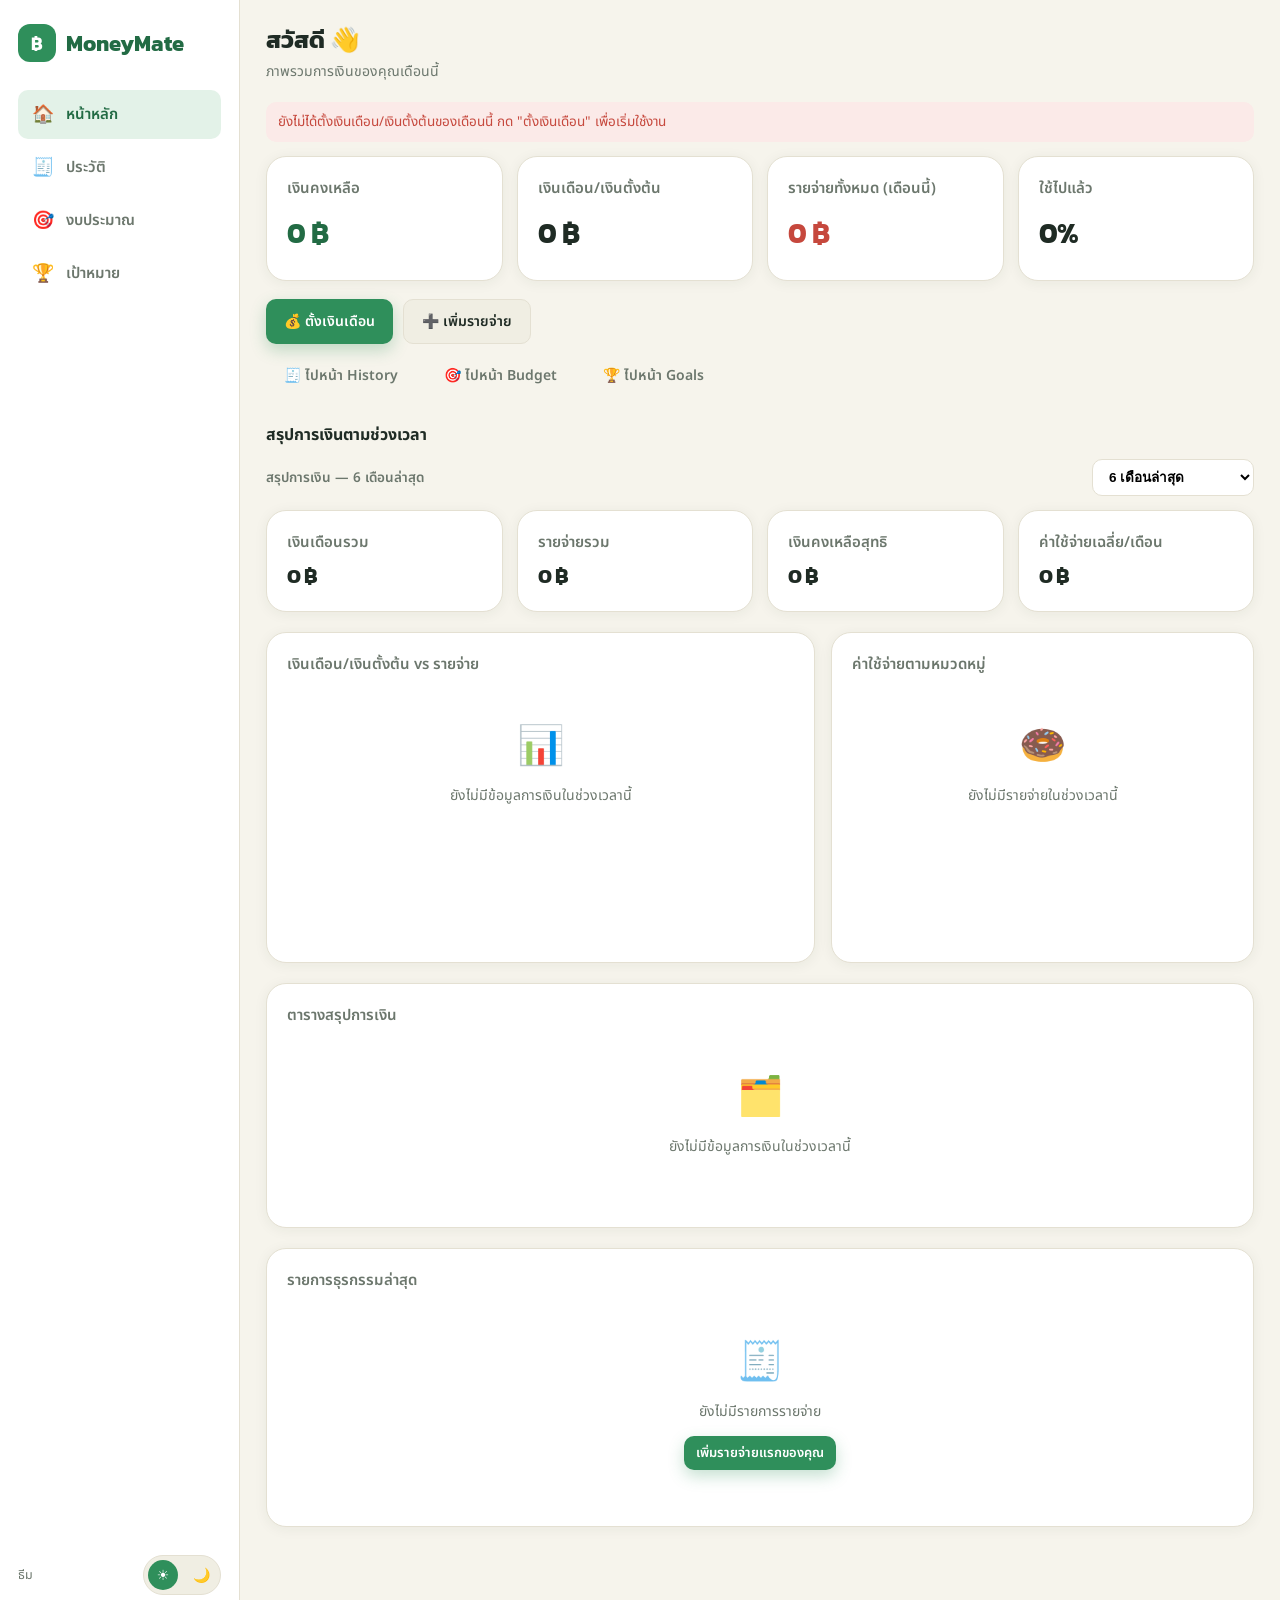
<file: index.html/index.html>
<!DOCTYPE html>
<html lang="th">
<head>
<meta charset="UTF-8">
<meta name="viewport" content="width=device-width, initial-scale=1, viewport-fit=cover">
<title>MoneyMate - หน้าหลัก</title>
<meta name="description" content="MoneyMate แอปจัดการเงินส่วนตัวสำหรับนักเรียน">
<link rel="manifest" href="manifest.json">
<meta name="theme-color" content="#2F8F5B">
<link rel="icon" href="assets/icons/icon-192.png">
<link rel="apple-touch-icon" href="assets/icons/icon-192.png">
<link rel="stylesheet" href="css/style.css">
<link rel="stylesheet" href="css/dashboard.css">
<link rel="stylesheet" href="css/responsive.css">
</head>
<body data-page="dashboard">

  <div class="app-shell">
    <!-- ===== Sidebar (desktop) ===== -->
    <aside class="sidebar">
      <div class="brand"><span class="logo-badge">฿</span> MoneyMate</div>
      <nav class="side-nav">
        <a href="index.html" data-nav-link="dashboard"><span class="ic">🏠</span> หน้าหลัก</a>
        <a href="history.html" data-nav-link="history"><span class="ic">🧾</span> ประวัติ</a>
        <a href="budget.html" data-nav-link="budget"><span class="ic">🎯</span> งบประมาณ</a>
        <a href="goals.html" data-nav-link="goals"><span class="ic">🏆</span> เป้าหมาย</a>
      </nav>
      <div class="side-footer">
        <span class="muted" style="font-size:12.5px;">ธีม</span>
        <div class="theme-toggle">
          <button data-theme-btn="light" title="โหมดสว่าง">☀️</button>
          <button data-theme-btn="dark" title="โหมดมืด">🌙</button>
        </div>
      </div>
    </aside>

    <!-- ===== Main content ===== -->
    <main class="main-content">
      <div class="topbar">
        <div class="brand"><span class="logo-badge">฿</span> MoneyMate</div>
        <div class="theme-toggle">
          <button data-theme-btn="light" title="โหมดสว่าง">☀️</button>
          <button data-theme-btn="dark" title="โหมดมืด">🌙</button>
        </div>
      </div>

      <div class="page-header">
        <div>
          <h1>สวัสดี 👋</h1>
          <p>ภาพรวมการเงินของคุณเดือนนี้</p>
        </div>
      </div>

      <div id="noSalaryNote" class="modal-alert" style="display:none;">
        ยังไม่ได้ตั้งเงินเดือน/เงินตั้งต้นของเดือนนี้ กด "ตั้งเงินเดือน" เพื่อเริ่มใช้งาน
      </div>

      <!-- Summary cards -->
      <div class="summary-grid">
        <div class="card" id="cardRemaining">
          <div class="card-title">เงินคงเหลือ</div>
          <div class="amount positive">0 ฿</div>
        </div>
        <div class="card" id="cardSalary">
          <div class="card-title">เงินเดือน/เงินตั้งต้น</div>
          <div class="amount">0 ฿</div>
          <div class="foot" id="cardSalaryDate"></div>
        </div>
        <div class="card" id="cardExpense">
          <div class="card-title">รายจ่ายทั้งหมด (เดือนนี้)</div>
          <div class="amount negative">0 ฿</div>
        </div>
        <div class="card" id="cardUsedPct">
          <div class="card-title">ใช้ไปแล้ว</div>
          <div class="amount">0%</div>
        </div>
      </div>

      <div class="quick-actions">
        <button class="btn btn-primary" id="setSalaryBtn">💰 ตั้งเงินเดือน</button>
        <button class="btn btn-secondary" id="addExpenseBtn">➕ เพิ่มรายจ่าย</button>
      </div>
      <div class="nav-buttons">
        <a class="btn btn-ghost" href="history.html">🧾 ไปหน้า History</a>
        <a class="btn btn-ghost" href="budget.html">🎯 ไปหน้า Budget</a>
        <a class="btn btn-ghost" href="goals.html">🏆 ไปหน้า Goals</a>
      </div>

      <!-- Range-based summary -->
      <div class="section-title">สรุปการเงินตามช่วงเวลา</div>
      <div class="range-bar">
        <span class="range-caption" id="rangeCaption">สรุปการเงิน — 6 เดือนล่าสุด</span>
        <select id="rangeSelect">
          <option value="this-month">เดือนนี้</option>
          <option value="3m">3 เดือนล่าสุด</option>
          <option value="6m" selected>6 เดือนล่าสุด</option>
          <option value="1y">1 ปีล่าสุด</option>
          <option value="custom">กำหนดช่วงเวลาเอง</option>
        </select>
      </div>
      <div class="custom-range-row" id="customRangeRow">
        <input type="month" id="customStartMonth">
        <span class="muted" style="align-self:center;">ถึง</span>
        <input type="month" id="customEndMonth">
      </div>

      <div class="stat-row">
        <div class="card"><div class="card-title">เงินเดือนรวม</div><div class="amount" id="statSalaryTotal">0 ฿</div></div>
        <div class="card"><div class="card-title">รายจ่ายรวม</div><div class="amount" id="statExpenseTotal">0 ฿</div></div>
        <div class="card"><div class="card-title">เงินคงเหลือสุทธิ</div><div class="amount" id="statNetRemaining">0 ฿</div></div>
        <div class="card"><div class="card-title">ค่าใช้จ่ายเฉลี่ย/เดือน</div><div class="amount" id="statAvgExpense">0 ฿</div></div>
      </div>

      <div class="charts-grid">
        <div class="card chart-card">
          <div class="card-title">เงินเดือน/เงินตั้งต้น vs รายจ่าย</div>
          <div style="position:relative; height:260px;">
            <canvas id="salaryExpenseChart"></canvas>
            <div class="empty-state" id="salaryExpenseEmpty" style="display:none;">
              <span class="em">📊</span><p>ยังไม่มีข้อมูลการเงินในช่วงเวลานี้</p>
            </div>
          </div>
        </div>
        <div class="card chart-card">
          <div class="card-title">ค่าใช้จ่ายตามหมวดหมู่</div>
          <div style="position:relative; height:260px;">
            <canvas id="categoryChart"></canvas>
            <div class="empty-state" id="categoryEmpty" style="display:none;">
              <span class="em">🍩</span><p>ยังไม่มีรายจ่ายในช่วงเวลานี้</p>
            </div>
          </div>
        </div>
      </div>

      <div class="card" style="margin-bottom:20px;">
        <div class="card-title">ตารางสรุปการเงิน</div>
        <div class="summary-table-wrap" id="summaryTableWrap">
          <table class="summary-table">
            <thead><tr><th>เดือน</th><th>เงินเดือน/เงินตั้งต้น</th><th>รายจ่าย</th><th>เงินคงเหลือ</th></tr></thead>
            <tbody id="summaryTableBody"></tbody>
          </table>
        </div>
        <div class="empty-state" id="summaryTableEmpty" style="display:none;">
          <span class="em">🗂️</span><p>ยังไม่มีข้อมูลการเงินในช่วงเวลานี้</p>
        </div>
      </div>

      <!-- Recent transactions -->
      <div class="card">
        <div class="card-title">รายการธุรกรรมล่าสุด</div>
        <div class="tx-list" id="recentTxList"></div>
        <div class="empty-state" id="recentTxEmpty" style="display:none;">
          <span class="em">🧾</span>
          <p>ยังไม่มีรายการรายจ่าย</p>
          <button class="btn btn-primary btn-sm" onclick="document.getElementById('addExpenseBtn').click()">เพิ่มรายจ่ายแรกของคุณ</button>
        </div>
      </div>
    </main>
  </div>

  <!-- ===== Bottom nav (mobile) ===== -->
  <nav class="bottom-nav">
    <a href="index.html" data-nav-link="dashboard"><span class="ic">🏠</span>หน้าหลัก</a>
    <a href="history.html" data-nav-link="history"><span class="ic">🧾</span>ประวัติ</a>
    <a href="budget.html" data-nav-link="budget"><span class="ic">🎯</span>งบประมาณ</a>
    <a href="goals.html" data-nav-link="goals"><span class="ic">🏆</span>เป้าหมาย</a>
  </nav>

  <!-- ===== Salary Modal ===== -->
  <div class="modal-overlay" id="salaryModal">
    <div class="modal-box">
      <div class="modal-head"><h3>ตั้งเงินเดือน/เงินตั้งต้น</h3></div>
      <div class="field">
        <label>วันที่ตั้งเงินเดือน/เงินตั้งต้น</label>
        <div class="date-select-row">
          <select id="salaryDaySelect" aria-label="วัน"></select>
          <select id="salaryMonthSelect" aria-label="เดือน"></select>
          <select id="salaryYearSelect" aria-label="ปี พ.ศ."></select>
        </div>
        <div class="field-hint">เดือนที่เลือกจะเป็นเดือนที่บันทึกเงินเดือน/เงินตั้งต้นนี้</div>
      </div>
      <div class="field">
        <label>จำนวนเงิน (บาท)</label>
        <input type="number" id="salaryAmountInput" min="0" step="0.01" placeholder="เช่น 20000">
      </div>
      <div class="field-error" id="salaryError"></div>
      <div class="modal-actions">
        <button class="btn btn-secondary" id="salaryCancelBtn">ยกเลิก</button>
        <button class="btn btn-primary" id="salarySaveBtn">บันทึก</button>
      </div>
    </div>
  </div>

  <!-- ===== Expense Modal ===== -->
  <div class="modal-overlay" id="expenseModal">
    <div class="modal-box">
      <div class="modal-head"><h3 id="expenseModalTitle">เพิ่มรายจ่าย</h3></div>
      <div class="modal-alert" id="expenseAlert"></div>
      <div class="field">
        <label>จำนวนเงิน (บาท)</label>
        <input type="number" id="expenseAmountInput" min="0" step="0.01" placeholder="เช่น 150">
      </div>
      <div class="field">
        <label>หมวดหมู่</label>
        <div class="category-picker" id="expenseCategoryPicker"></div>
      </div>
      <div class="field">
        <label>รายละเอียด</label>
        <input type="text" id="expenseNoteInput" placeholder="เช่น ข้าวกลางวัน">
      </div>
      <div class="field">
        <label>วันที่</label>
        <div class="date-select-row">
          <select id="expenseDaySelect" aria-label="วัน"></select>
          <select id="expenseMonthSelect" aria-label="เดือน"></select>
          <select id="expenseYearSelect" aria-label="ปี พ.ศ."></select>
        </div>
        <input type="hidden" id="expenseDateInput">
      </div>
      <div class="modal-actions">
        <button class="btn btn-secondary" id="expenseCancelBtn">ยกเลิก</button>
        <button class="btn btn-danger" id="expenseDeleteBtn" style="display:none;">ลบ</button>
        <button class="btn btn-primary" id="expenseSaveBtn">บันทึก</button>
      </div>
    </div>
  </div>

  <!-- ===== Confirm Modal (shared) ===== -->
  <div class="modal-overlay" id="confirmModal">
    <div class="modal-box confirm-box">
      <div class="modal-head"><h3>ยืนยันการทำรายการ</h3></div>
      <p id="confirmMessage">คุณแน่ใจหรือไม่?</p>
      <div class="modal-actions">
        <button class="btn btn-secondary" id="confirmNoBtn">ยกเลิก</button>
        <button class="btn btn-danger" id="confirmYesBtn">ยืนยัน</button>
      </div>
    </div>
  </div>

  <script src="js/app.js"></script>
  <script src="js/transactions.js"></script>
  <script src="js/charts.js"></script>
  <script>
    if ('serviceWorker' in navigator) {
      window.addEventListener('load', () => {
        navigator.serviceWorker.register('sw.js').catch(err => console.warn('SW registration failed', err));
      });
    }
  </script>
</body>
</html>
</file>
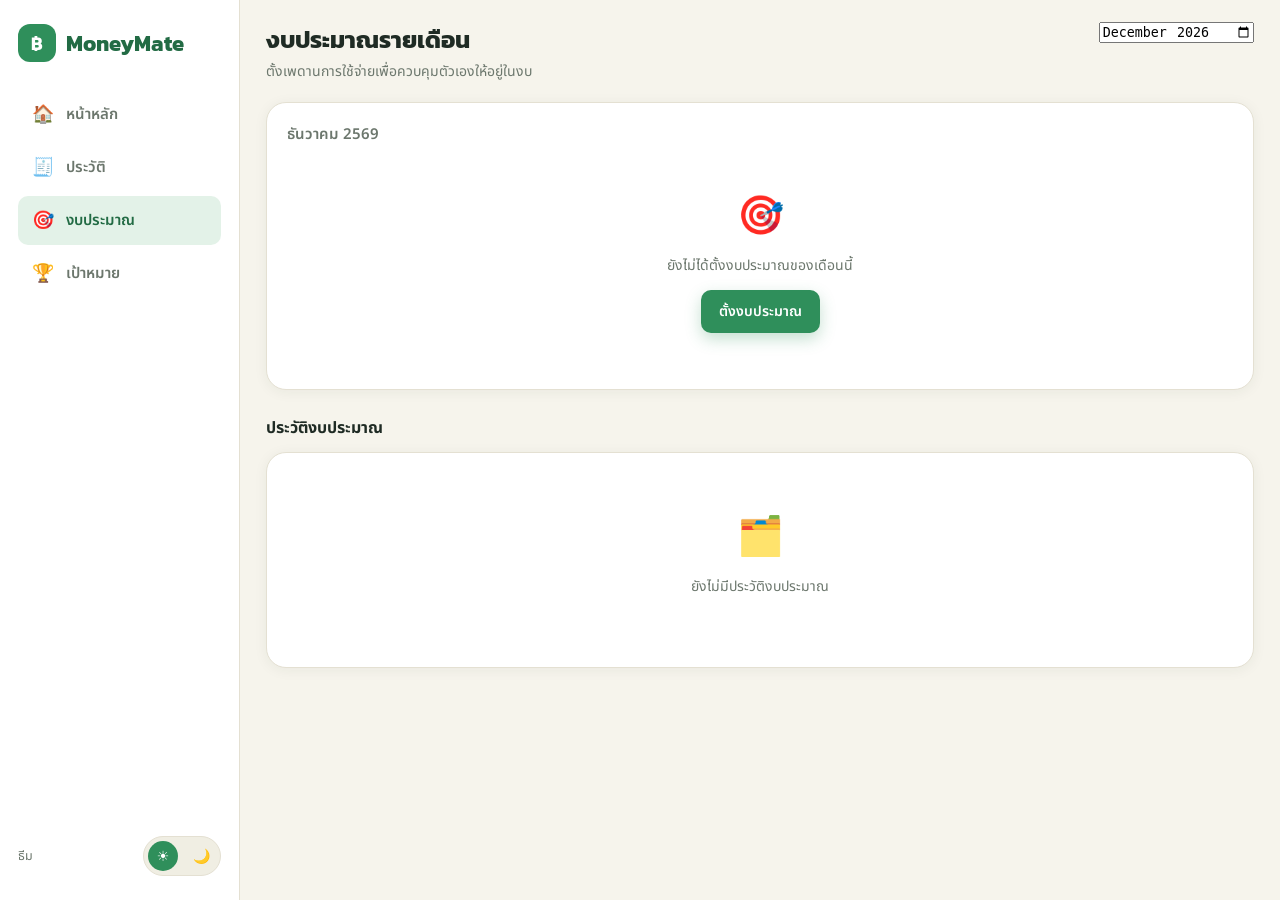
<file: index.html/budget.html>
<!DOCTYPE html>
<html lang="th">
<head>
<meta charset="UTF-8">
<meta name="viewport" content="width=device-width, initial-scale=1, viewport-fit=cover">
<title>MoneyMate - งบประมาณ</title>
<link rel="manifest" href="manifest.json">
<meta name="theme-color" content="#2F8F5B">
<link rel="icon" href="assets/icons/icon-192.png">
<link rel="apple-touch-icon" href="assets/icons/icon-192.png">
<link rel="stylesheet" href="css/style.css">
<link rel="stylesheet" href="css/dashboard.css">
<link rel="stylesheet" href="css/responsive.css">
</head>
<body data-page="budget">

  <div class="app-shell">
    <aside class="sidebar">
      <div class="brand"><span class="logo-badge">฿</span> MoneyMate</div>
      <nav class="side-nav">
        <a href="index.html" data-nav-link="dashboard"><span class="ic">🏠</span> หน้าหลัก</a>
        <a href="history.html" data-nav-link="history"><span class="ic">🧾</span> ประวัติ</a>
        <a href="budget.html" data-nav-link="budget"><span class="ic">🎯</span> งบประมาณ</a>
        <a href="goals.html" data-nav-link="goals"><span class="ic">🏆</span> เป้าหมาย</a>
      </nav>
      <div class="side-footer">
        <span class="muted" style="font-size:12.5px;">ธีม</span>
        <div class="theme-toggle">
          <button data-theme-btn="light" title="โหมดสว่าง">☀️</button>
          <button data-theme-btn="dark" title="โหมดมืด">🌙</button>
        </div>
      </div>
    </aside>

    <main class="main-content">
      <div class="topbar">
        <div class="brand"><span class="logo-badge">฿</span> MoneyMate</div>
        <div class="theme-toggle">
          <button data-theme-btn="light" title="โหมดสว่าง">☀️</button>
          <button data-theme-btn="dark" title="โหมดมืด">🌙</button>
        </div>
      </div>

      <div class="page-header">
        <div>
          <h1>งบประมาณรายเดือน</h1>
          <p>ตั้งเพดานการใช้จ่ายเพื่อควบคุมตัวเองให้อยู่ในงบ</p>
        </div>
        <input type="month" id="budgetMonthPicker">
      </div>

      <div class="card" style="margin-bottom:20px;">
        <div class="card-title" id="budgetCaption">เดือนนี้</div>

        <div class="empty-state" id="budgetEmptyState" style="display:none;">
          <span class="em">🎯</span>
          <p>ยังไม่ได้ตั้งงบประมาณของเดือนนี้</p>
          <button class="btn btn-primary" id="setBudgetBtnEmpty">ตั้งงบประมาณ</button>
        </div>

        <div id="budgetDetail" style="display:none;">
          <div class="budget-summary-grid">
            <div>
              <div class="card-title">งบทั้งหมด</div>
              <div class="amount" id="budgetTotalAmount">0 ฿</div>
            </div>
            <div>
              <div class="card-title">ใช้ไปแล้ว</div>
              <div class="amount negative" id="budgetSpentAmount">0 ฿</div>
            </div>
            <div>
              <div class="card-title">เหลือ</div>
              <div class="amount positive" id="budgetRemainingAmount">0 ฿</div>
            </div>
          </div>
          <div class="progress-track" style="margin-bottom:8px;">
            <div class="progress-fill" id="budgetProgressFill" style="width:0%;"></div>
          </div>
          <div style="display:flex; align-items:center; justify-content:space-between; flex-wrap:wrap; gap:8px;">
            <span class="muted" id="budgetPercentText">0%</span>
            <span class="pill ok" id="budgetStatusPill">อยู่ในงบประมาณ</span>
          </div>
          <button class="btn btn-secondary" id="setBudgetBtn" style="margin-top:16px;">✏️ แก้ไขงบประมาณ</button>
        </div>
      </div>

      <div class="section-title">ประวัติงบประมาณ</div>
      <div class="card">
        <div class="tx-list" id="budgetHistoryList"></div>
        <div class="empty-state" id="budgetHistoryEmpty" style="display:none;">
          <span class="em">🗂️</span>
          <p>ยังไม่มีประวัติงบประมาณ</p>
        </div>
      </div>
    </main>
  </div>

  <nav class="bottom-nav">
    <a href="index.html" data-nav-link="dashboard"><span class="ic">🏠</span>หน้าหลัก</a>
    <a href="history.html" data-nav-link="history"><span class="ic">🧾</span>ประวัติ</a>
    <a href="budget.html" data-nav-link="budget"><span class="ic">🎯</span>งบประมาณ</a>
    <a href="goals.html" data-nav-link="goals"><span class="ic">🏆</span>เป้าหมาย</a>
  </nav>

  <!-- Budget Modal -->
  <div class="modal-overlay" id="budgetModal">
    <div class="modal-box">
      <div class="modal-head"><h3>ตั้งงบประมาณ</h3></div>
      <div class="field">
        <label>สำหรับเดือน</label>
        <input type="month" id="budgetModalMonthInput">
      </div>
      <div class="field">
        <label>จำนวนงบประมาณ (บาท)</label>
        <input type="number" id="budgetModalAmountInput" min="0" step="0.01" placeholder="เช่น 5000">
      </div>
      <div class="field-error" id="budgetModalError"></div>
      <div class="modal-actions">
        <button class="btn btn-secondary" id="budgetModalCancelBtn">ยกเลิก</button>
        <button class="btn btn-primary" id="budgetModalSaveBtn">บันทึก</button>
      </div>
    </div>
  </div>

  <div class="modal-overlay" id="confirmModal">
    <div class="modal-box confirm-box">
      <div class="modal-head"><h3>ยืนยันการทำรายการ</h3></div>
      <p id="confirmMessage">คุณแน่ใจหรือไม่?</p>
      <div class="modal-actions">
        <button class="btn btn-secondary" id="confirmNoBtn">ยกเลิก</button>
        <button class="btn btn-danger" id="confirmYesBtn">ยืนยัน</button>
      </div>
    </div>
  </div>

  <script src="js/app.js"></script>
  <script src="js/budget.js"></script>
  <script>
    if ('serviceWorker' in navigator) {
      window.addEventListener('load', () => {
        navigator.serviceWorker.register('sw.js').catch(err => console.warn('SW registration failed', err));
      });
    }
  </script>
</body>
</html>
</file>
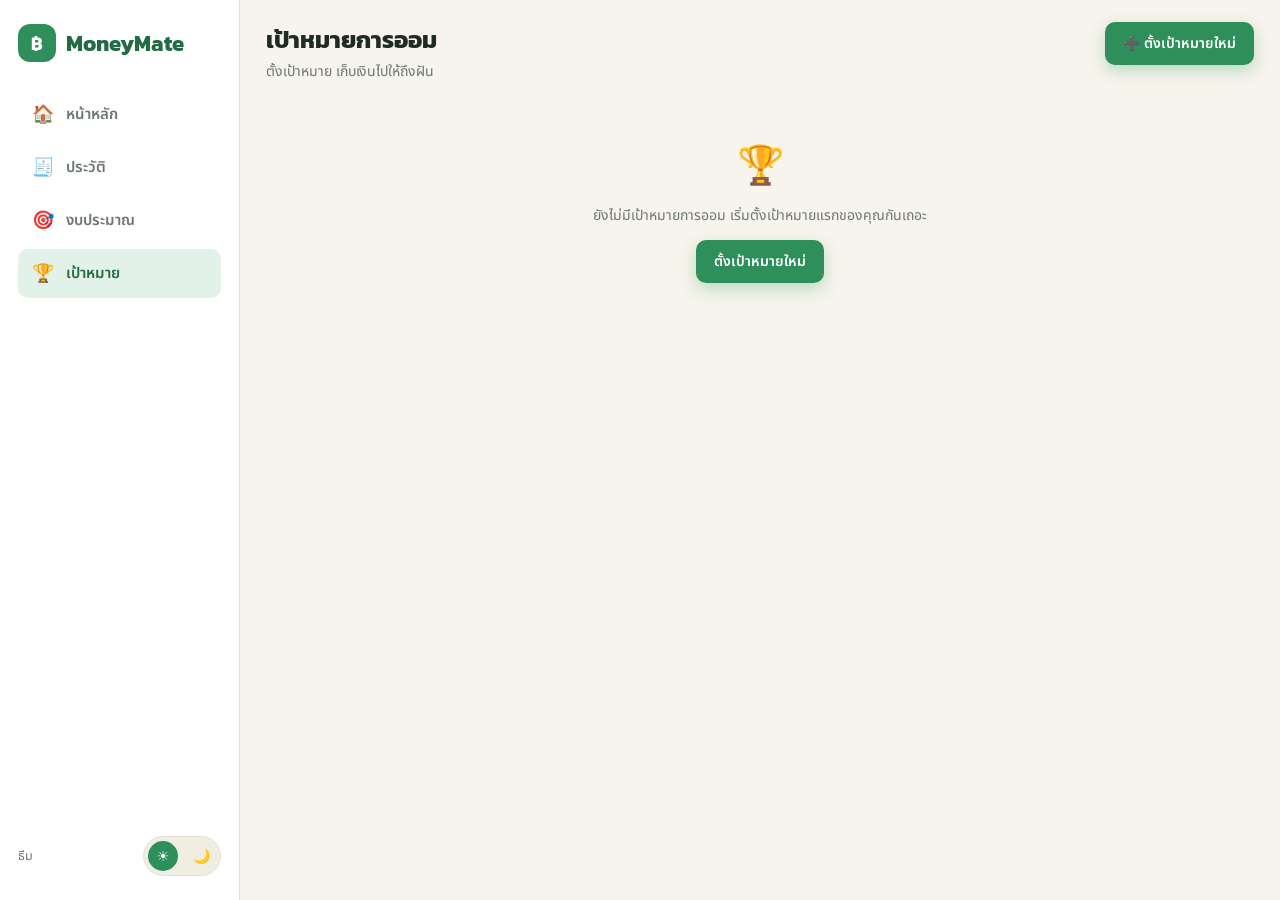
<file: index.html/goals.html>
<!DOCTYPE html>
<html lang="th">
<head>
<meta charset="UTF-8">
<meta name="viewport" content="width=device-width, initial-scale=1, viewport-fit=cover">
<title>MoneyMate - เป้าหมายการออม</title>
<link rel="manifest" href="manifest.json">
<meta name="theme-color" content="#2F8F5B">
<link rel="icon" href="assets/icons/icon-192.png">
<link rel="apple-touch-icon" href="assets/icons/icon-192.png">
<link rel="stylesheet" href="css/style.css">
<link rel="stylesheet" href="css/dashboard.css">
<link rel="stylesheet" href="css/responsive.css">
</head>
<body data-page="goals">

  <div class="app-shell">
    <aside class="sidebar">
      <div class="brand"><span class="logo-badge">฿</span> MoneyMate</div>
      <nav class="side-nav">
        <a href="index.html" data-nav-link="dashboard"><span class="ic">🏠</span> หน้าหลัก</a>
        <a href="history.html" data-nav-link="history"><span class="ic">🧾</span> ประวัติ</a>
        <a href="budget.html" data-nav-link="budget"><span class="ic">🎯</span> งบประมาณ</a>
        <a href="goals.html" data-nav-link="goals"><span class="ic">🏆</span> เป้าหมาย</a>
      </nav>
      <div class="side-footer">
        <span class="muted" style="font-size:12.5px;">ธีม</span>
        <div class="theme-toggle">
          <button data-theme-btn="light" title="โหมดสว่าง">☀️</button>
          <button data-theme-btn="dark" title="โหมดมืด">🌙</button>
        </div>
      </div>
    </aside>

    <main class="main-content">
      <div class="topbar">
        <div class="brand"><span class="logo-badge">฿</span> MoneyMate</div>
        <div class="theme-toggle">
          <button data-theme-btn="light" title="โหมดสว่าง">☀️</button>
          <button data-theme-btn="dark" title="โหมดมืด">🌙</button>
        </div>
      </div>

      <div class="page-header">
        <div>
          <h1>เป้าหมายการออม</h1>
          <p>ตั้งเป้าหมาย เก็บเงินไปให้ถึงฝัน</p>
        </div>
        <button class="btn btn-primary" id="addGoalBtn">➕ ตั้งเป้าหมายใหม่</button>
      </div>

      <div class="goals-grid" id="goalsList"></div>
      <div class="empty-state" id="goalsEmpty" style="display:none;">
        <span class="em">🏆</span>
        <p>ยังไม่มีเป้าหมายการออม เริ่มตั้งเป้าหมายแรกของคุณกันเถอะ</p>
        <button class="btn btn-primary" id="addGoalBtnEmpty">ตั้งเป้าหมายใหม่</button>
      </div>
    </main>
  </div>

  <nav class="bottom-nav">
    <a href="index.html" data-nav-link="dashboard"><span class="ic">🏠</span>หน้าหลัก</a>
    <a href="history.html" data-nav-link="history"><span class="ic">🧾</span>ประวัติ</a>
    <a href="budget.html" data-nav-link="budget"><span class="ic">🎯</span>งบประมาณ</a>
    <a href="goals.html" data-nav-link="goals"><span class="ic">🏆</span>เป้าหมาย</a>
  </nav>

  <!-- Add/Edit Goal Modal -->
  <div class="modal-overlay" id="goalModal">
    <div class="modal-box">
      <div class="modal-head"><h3 id="goalModalTitle">ตั้งเป้าหมายใหม่</h3></div>
      <div class="field">
        <label>ชื่อเป้าหมาย</label>
        <input type="text" id="goalNameInput" placeholder="เช่น เก็บเงินซื้อหูฟัง">
      </div>
      <div class="field">
        <label>จำนวนเงินเป้าหมาย (บาท)</label>
        <input type="number" id="goalTargetInput" min="0" step="0.01" placeholder="เช่น 3000">
      </div>
      <div class="field">
        <label>วันที่ต้องการให้ถึงเป้าหมาย (ไม่บังคับ)</label>
        <input type="date" id="goalDateInput">
      </div>
      <div class="field-error" id="goalError"></div>
      <div class="modal-actions">
        <button class="btn btn-secondary" id="goalCancelBtn">ยกเลิก</button>
        <button class="btn btn-primary" id="goalSaveBtn">บันทึก</button>
      </div>
    </div>
  </div>

  <!-- Add Money Modal -->
  <div class="modal-overlay" id="addMoneyModal">
    <div class="modal-box">
      <div class="modal-head"><h3>เพิ่มเงินออมให้ "<span id="addMoneyGoalName"></span>"</h3></div>
      <div class="field">
        <label>จำนวนเงิน (บาท)</label>
        <input type="number" id="addMoneyInput" min="0" step="0.01" placeholder="เช่น 200">
      </div>
      <div class="field-error" id="addMoneyError"></div>
      <div class="modal-actions">
        <button class="btn btn-secondary" id="addMoneyCancelBtn">ยกเลิก</button>
        <button class="btn btn-primary" id="addMoneySaveBtn">บันทึก</button>
      </div>
    </div>
  </div>

  <div class="modal-overlay" id="confirmModal">
    <div class="modal-box confirm-box">
      <div class="modal-head"><h3>ยืนยันการทำรายการ</h3></div>
      <p id="confirmMessage">คุณแน่ใจหรือไม่?</p>
      <div class="modal-actions">
        <button class="btn btn-secondary" id="confirmNoBtn">ยกเลิก</button>
        <button class="btn btn-danger" id="confirmYesBtn">ยืนยัน</button>
      </div>
    </div>
  </div>

  <script src="js/app.js"></script>
  <script src="js/goals.js"></script>
  <script>
    if ('serviceWorker' in navigator) {
      window.addEventListener('load', () => {
        navigator.serviceWorker.register('sw.js').catch(err => console.warn('SW registration failed', err));
      });
    }
  </script>
</body>
</html>
</file>
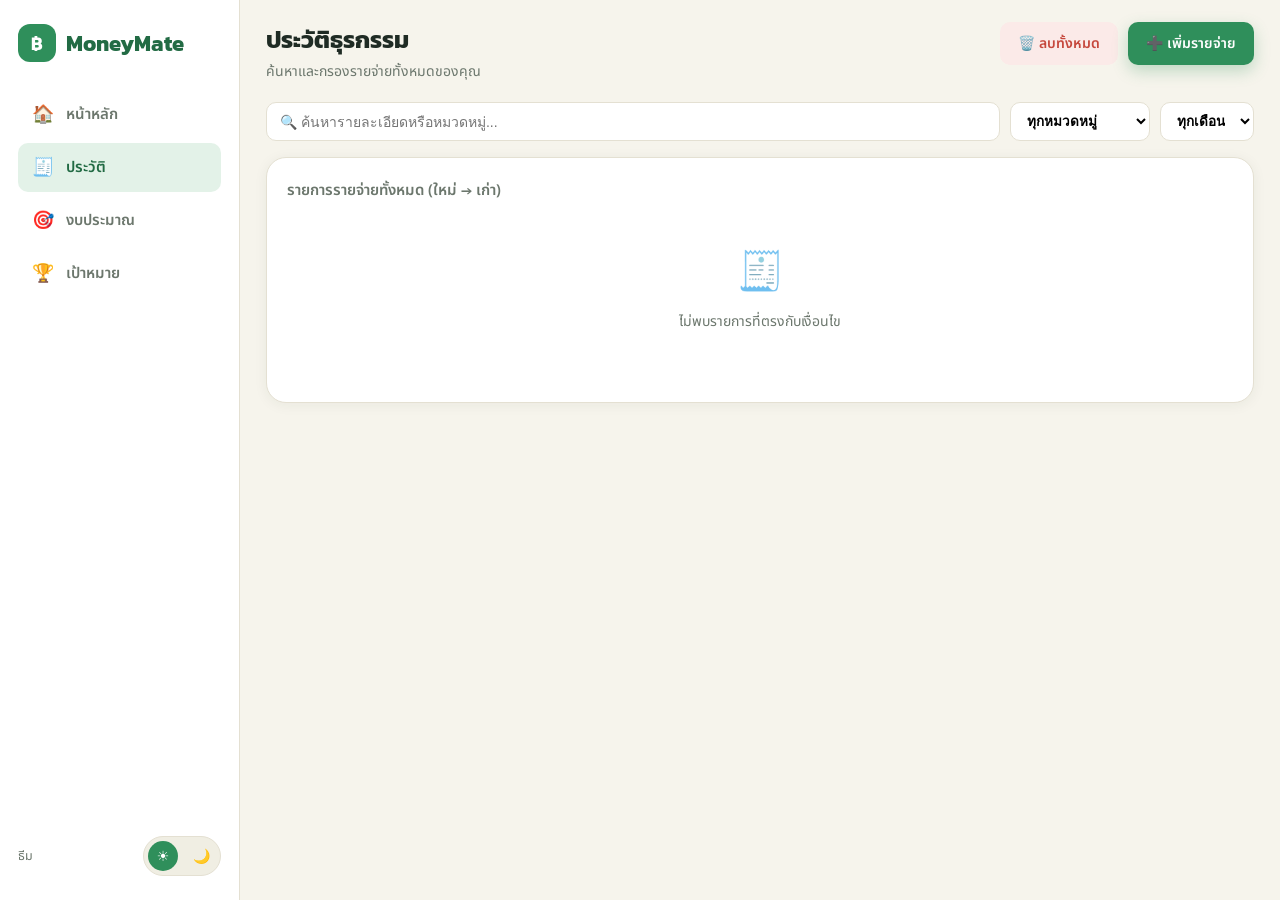
<file: index.html/history.html>
<!DOCTYPE html>
<html lang="th">
<head>
<meta charset="UTF-8">
<meta name="viewport" content="width=device-width, initial-scale=1, viewport-fit=cover">
<title>MoneyMate - ประวัติธุรกรรม</title>
<link rel="manifest" href="manifest.json">
<meta name="theme-color" content="#2F8F5B">
<link rel="icon" href="assets/icons/icon-192.png">
<link rel="apple-touch-icon" href="assets/icons/icon-192.png">
<link rel="stylesheet" href="css/style.css">
<link rel="stylesheet" href="css/dashboard.css">
<link rel="stylesheet" href="css/responsive.css">
</head>
<body data-page="history">

  <div class="app-shell">
    <aside class="sidebar">
      <div class="brand"><span class="logo-badge">฿</span> MoneyMate</div>
      <nav class="side-nav">
        <a href="index.html" data-nav-link="dashboard"><span class="ic">🏠</span> หน้าหลัก</a>
        <a href="history.html" data-nav-link="history"><span class="ic">🧾</span> ประวัติ</a>
        <a href="budget.html" data-nav-link="budget"><span class="ic">🎯</span> งบประมาณ</a>
        <a href="goals.html" data-nav-link="goals"><span class="ic">🏆</span> เป้าหมาย</a>
      </nav>
      <div class="side-footer">
        <span class="muted" style="font-size:12.5px;">ธีม</span>
        <div class="theme-toggle">
          <button data-theme-btn="light" title="โหมดสว่าง">☀️</button>
          <button data-theme-btn="dark" title="โหมดมืด">🌙</button>
        </div>
      </div>
    </aside>

    <main class="main-content">
      <div class="topbar">
        <div class="brand"><span class="logo-badge">฿</span> MoneyMate</div>
        <div class="theme-toggle">
          <button data-theme-btn="light" title="โหมดสว่าง">☀️</button>
          <button data-theme-btn="dark" title="โหมดมืด">🌙</button>
        </div>
      </div>

      <div class="page-header">
        <div>
          <h1>ประวัติธุรกรรม</h1>
          <p>ค้นหาและกรองรายจ่ายทั้งหมดของคุณ</p>
        </div>
        <div class="page-header-actions">
          <button class="btn btn-danger" id="deleteAllBtn">🗑️ ลบทั้งหมด</button>
          <button class="btn btn-primary" id="addExpenseBtn">➕ เพิ่มรายจ่าย</button>
        </div>
      </div>

      <div class="filter-bar">
        <input type="text" id="searchInput" placeholder="🔍 ค้นหารายละเอียดหรือหมวดหมู่...">
        <select id="filterCategory"><option value="all">ทุกหมวดหมู่</option></select>
        <select id="filterMonth"><option value="all">ทุกเดือน</option></select>
      </div>

      <div class="card">
        <div class="card-title">รายการรายจ่ายทั้งหมด (ใหม่ → เก่า)</div>
        <div class="tx-list" id="historyList"></div>
        <div class="empty-state" id="historyEmpty" style="display:none;">
          <span class="em">🧾</span>
          <p>ไม่พบรายการที่ตรงกับเงื่อนไข</p>
        </div>
      </div>
    </main>
  </div>

  <nav class="bottom-nav">
    <a href="index.html" data-nav-link="dashboard"><span class="ic">🏠</span>หน้าหลัก</a>
    <a href="history.html" data-nav-link="history"><span class="ic">🧾</span>ประวัติ</a>
    <a href="budget.html" data-nav-link="budget"><span class="ic">🎯</span>งบประมาณ</a>
    <a href="goals.html" data-nav-link="goals"><span class="ic">🏆</span>เป้าหมาย</a>
  </nav>

  <!-- Expense Modal (shared markup, used for add/edit here too) -->
  <div class="modal-overlay" id="expenseModal">
    <div class="modal-box">
      <div class="modal-head"><h3 id="expenseModalTitle">เพิ่มรายจ่าย</h3></div>
      <div class="modal-alert" id="expenseAlert"></div>
      <div class="field">
        <label>จำนวนเงิน (บาท)</label>
        <input type="number" id="expenseAmountInput" min="0" step="0.01" placeholder="เช่น 150">
      </div>
      <div class="field">
        <label>หมวดหมู่</label>
        <div class="category-picker" id="expenseCategoryPicker"></div>
      </div>
      <div class="field">
        <label>รายละเอียด</label>
        <input type="text" id="expenseNoteInput" placeholder="เช่น ข้าวกลางวัน">
      </div>
      <div class="field">
        <label>วันที่</label>
        <div class="date-select-row">
          <select id="expenseDaySelect" aria-label="วัน"></select>
          <select id="expenseMonthSelect" aria-label="เดือน"></select>
          <select id="expenseYearSelect" aria-label="ปี พ.ศ."></select>
        </div>
        <input type="hidden" id="expenseDateInput">
      </div>
      <div class="modal-actions">
        <button class="btn btn-secondary" id="expenseCancelBtn">ยกเลิก</button>
        <button class="btn btn-danger" id="expenseDeleteBtn" style="display:none;">ลบ</button>
        <button class="btn btn-primary" id="expenseSaveBtn">บันทึก</button>
      </div>
    </div>
  </div>

  <div class="modal-overlay" id="confirmModal">
    <div class="modal-box confirm-box">
      <div class="modal-head"><h3>ยืนยันการทำรายการ</h3></div>
      <p id="confirmMessage">คุณแน่ใจหรือไม่?</p>
      <div class="modal-actions">
        <button class="btn btn-secondary" id="confirmNoBtn">ยกเลิก</button>
        <button class="btn btn-danger" id="confirmYesBtn">ยืนยัน</button>
      </div>
    </div>
  </div>

  <script src="js/app.js"></script>
  <script src="js/transactions.js"></script>
  <script>
    if ('serviceWorker' in navigator) {
      window.addEventListener('load', () => {
        navigator.serviceWorker.register('sw.js').catch(err => console.warn('SW registration failed', err));
      });
    }
  </script>
</body>
</html>
</file>
<file: index.html/css/style.css>
/* =========================================================
   MoneyMate - style.css
   Base design tokens, typography, layout shell, and shared
   UI components (buttons, cards, modal, toast, forms, nav).
   ========================================================= */

@import url('https://fonts.googleapis.com/css2?family=Kanit:wght@500;600;700&family=Noto+Sans+Thai:wght@400;500;600;700&display=swap');

:root {
  /* --- Color tokens (green / white / cream) --- */
  --color-bg: #F6F4EC;
  --color-surface: #FFFFFF;
  --color-surface-soft: #F0EEE3;
  --color-primary: #2F8F5B;
  --color-primary-dark: #226B44;
  --color-primary-soft: #E3F2E8;
  --color-gold: #C9A227;
  --color-gold-soft: #F7EFD6;
  --color-danger: #C6483D;
  --color-danger-soft: #FBEAE8;
  --color-warning: #B8790E;
  --color-warning-soft: #FBF0DA;
  --color-text: #1F2B24;
  --color-text-muted: #6C776D;
  --color-border: #E4E0D2;

  --radius-lg: 20px;
  --radius-md: 14px;
  --radius-sm: 10px;

  --shadow-card: 0 2px 14px rgba(31, 43, 36, 0.06);
  --shadow-pop: 0 12px 32px rgba(31, 43, 36, 0.18);

  --font-display: 'Kanit', 'Noto Sans Thai', system-ui, sans-serif;
  --font-body: 'Noto Sans Thai', 'Kanit', system-ui, sans-serif;

  --nav-width: 240px;
  --bottom-nav-h: 68px;
}

[data-theme="dark"] {
  --color-bg: #14201A;
  --color-surface: #1C2A22;
  --color-surface-soft: #223126;
  --color-primary: #4CB584;
  --color-primary-dark: #3B9A6D;
  --color-primary-soft: #1F3A2C;
  --color-gold: #E0BC53;
  --color-gold-soft: #33301D;
  --color-danger: #E37167;
  --color-danger-soft: #3A2320;
  --color-warning: #E3AC4C;
  --color-warning-soft: #3A2E17;
  --color-text: #EDF3EE;
  --color-text-muted: #9AAA9F;
  --color-border: #2A3B31;
  --shadow-card: 0 2px 14px rgba(0, 0, 0, 0.25);
  --shadow-pop: 0 16px 36px rgba(0, 0, 0, 0.45);
}

* { box-sizing: border-box; }

html, body {
  margin: 0;
  padding: 0;
  background: var(--color-bg);
  color: var(--color-text);
  font-family: var(--font-body);
  -webkit-font-smoothing: antialiased;
  transition: background 0.2s ease, color 0.2s ease;
}

h1, h2, h3, h4, .brand, .amount {
  font-family: var(--font-display);
  margin: 0;
}

a { color: inherit; text-decoration: none; }
button { font-family: inherit; cursor: pointer; }

/* ---------- App shell ---------- */
.app-shell {
  display: flex;
  min-height: 100vh;
}

.sidebar {
  width: var(--nav-width);
  flex-shrink: 0;
  background: var(--color-surface);
  border-right: 1px solid var(--color-border);
  padding: 24px 18px;
  display: flex;
  flex-direction: column;
  gap: 28px;
}

.brand {
  display: flex;
  align-items: center;
  gap: 10px;
  font-size: 22px;
  font-weight: 700;
  color: var(--color-primary-dark);
}
.brand .logo-badge {
  width: 38px; height: 38px;
  border-radius: 12px;
  background: var(--color-primary);
  color: #fff;
  display: flex; align-items: center; justify-content: center;
  font-size: 18px;
}

.side-nav {
  display: flex;
  flex-direction: column;
  gap: 4px;
}
.side-nav a {
  display: flex;
  align-items: center;
  gap: 12px;
  padding: 11px 14px;
  border-radius: var(--radius-sm);
  color: var(--color-text-muted);
  font-weight: 600;
  font-size: 15px;
}
.side-nav a .ic { font-size: 18px; }
.side-nav a:hover { background: var(--color-surface-soft); }
.side-nav a.active {
  background: var(--color-primary-soft);
  color: var(--color-primary-dark);
}

.side-footer {
  margin-top: auto;
  display: flex;
  justify-content: space-between;
  align-items: center;
}

.main-content {
  flex: 1;
  min-width: 0;
  padding: 22px 26px calc(var(--bottom-nav-h) + 24px);
}

.topbar {
  display: none;
  align-items: center;
  justify-content: space-between;
  margin-bottom: 18px;
}
.topbar .brand { font-size: 19px; }

.page-header {
  display: flex;
  align-items: flex-start;
  justify-content: space-between;
  flex-wrap: wrap;
  gap: 12px;
  margin-bottom: 20px;
}
.page-header h1 { font-size: 24px; color: var(--color-text); }
.page-header p { margin: 4px 0 0; color: var(--color-text-muted); font-size: 14px; }
.page-header-actions { display: flex; align-items: center; gap: 10px; flex-wrap: wrap; }

/* ---------- Buttons ---------- */
.btn {
  display: inline-flex;
  align-items: center;
  justify-content: center;
  gap: 8px;
  border: none;
  border-radius: var(--radius-sm);
  padding: 11px 18px;
  font-weight: 600;
  font-size: 14px;
  transition: transform 0.12s ease, box-shadow 0.12s ease, background 0.12s ease;
}
.btn:active { transform: scale(0.97); }
.btn-primary {
  background: var(--color-primary);
  color: #fff;
  box-shadow: 0 6px 16px rgba(47, 143, 91, 0.28);
}
.btn-primary:hover { background: var(--color-primary-dark); }
.btn-secondary {
  background: var(--color-surface-soft);
  color: var(--color-text);
  border: 1px solid var(--color-border);
}
.btn-secondary:hover { background: var(--color-border); }
.btn-danger {
  background: var(--color-danger-soft);
  color: var(--color-danger);
}
.btn-danger:hover { background: var(--color-danger); color: #fff; }
.btn-ghost {
  background: transparent;
  color: var(--color-text-muted);
}
.btn-ghost:hover { background: var(--color-surface-soft); }
.btn-icon {
  width: 38px; height: 38px;
  padding: 0;
  border-radius: 50%;
  background: var(--color-surface-soft);
  color: var(--color-text);
}
.btn-block { width: 100%; }
.btn-sm { padding: 7px 12px; font-size: 13px; }

/* ---------- Cards ---------- */
.card {
  background: var(--color-surface);
  border-radius: var(--radius-lg);
  border: 1px solid var(--color-border);
  box-shadow: var(--shadow-card);
  padding: 20px;
}
.card-title {
  font-size: 15px;
  font-weight: 600;
  color: var(--color-text-muted);
  margin-bottom: 6px;
}
.amount { font-size: 28px; font-weight: 700; letter-spacing: -0.5px; }
.amount.positive { color: var(--color-primary-dark); }
.amount.negative { color: var(--color-danger); }

/* ---------- Forms ---------- */
.field { margin-bottom: 16px; }
.field label {
  display: block;
  font-size: 13px;
  font-weight: 600;
  color: var(--color-text-muted);
  margin-bottom: 6px;
}
.field input,
.field select,
.field textarea {
  width: 100%;
  padding: 11px 13px;
  border-radius: var(--radius-sm);
  border: 1px solid var(--color-border);
  background: var(--color-bg);
  color: var(--color-text);
  font-size: 14px;
  font-family: inherit;
}
.field input:focus,
.field select:focus,
.field textarea:focus {
  outline: 2px solid var(--color-primary);
  outline-offset: 1px;
}
.field-error {
  color: var(--color-danger);
  font-size: 12.5px;
  margin-top: 6px;
  display: none;
}
.field-error.show { display: block; }
.field-hint { font-size: 12.5px; color: var(--color-text-muted); margin-top: 6px; }

/* Thai day / month-name / พ.ศ.-year date picker (3 selects) */
.date-select-row { display: flex; gap: 8px; }
.date-select-row select { flex: 1 1 0; min-width: 0; padding-left: 10px; padding-right: 8px; }
.date-select-row select:first-child { flex: 0 0 64px; }

.category-picker {
  display: grid;
  grid-template-columns: repeat(3, 1fr);
  gap: 8px;
}
.category-chip {
  border: 1px solid var(--color-border);
  background: var(--color-bg);
  border-radius: var(--radius-sm);
  padding: 10px 6px;
  text-align: center;
  font-size: 12.5px;
  font-weight: 600;
  color: var(--color-text-muted);
}
.category-chip .em { display: block; font-size: 20px; margin-bottom: 4px; }
.category-chip.active {
  border-color: var(--color-primary);
  background: var(--color-primary-soft);
  color: var(--color-primary-dark);
}

/* ---------- Modal ---------- */
.modal-overlay {
  position: fixed; inset: 0;
  background: rgba(20, 26, 22, 0.45);
  display: none;
  align-items: center;
  justify-content: center;
  padding: 16px;
  z-index: 200;
}
.modal-overlay.open { display: flex; }
.modal-box {
  background: var(--color-surface);
  border-radius: var(--radius-lg);
  box-shadow: var(--shadow-pop);
  width: 100%;
  max-width: 420px;
  max-height: 90vh;
  overflow-y: auto;
  padding: 22px;
  animation: pop-in 0.18s ease;
}
@keyframes pop-in {
  from { transform: translateY(12px); opacity: 0; }
  to { transform: translateY(0); opacity: 1; }
}
.modal-head {
  display: flex;
  align-items: center;
  justify-content: space-between;
  margin-bottom: 14px;
}
.modal-head h3 { font-size: 18px; }
.modal-actions {
  display: flex;
  gap: 10px;
  margin-top: 18px;
}
.modal-actions .btn { flex: 1; }
.modal-alert {
  background: var(--color-danger-soft);
  color: var(--color-danger);
  border-radius: var(--radius-sm);
  padding: 10px 12px;
  font-size: 13.5px;
  margin-bottom: 14px;
  display: none;
}
.modal-alert.show { display: block; }

/* ---------- Toast ---------- */
.toast-stack {
  position: fixed;
  bottom: calc(var(--bottom-nav-h) + 16px);
  right: 20px;
  display: flex;
  flex-direction: column;
  gap: 10px;
  z-index: 300;
}
.toast {
  background: var(--color-text);
  color: var(--color-bg);
  padding: 12px 16px;
  border-radius: var(--radius-sm);
  font-size: 13.5px;
  font-weight: 600;
  box-shadow: var(--shadow-pop);
  opacity: 0;
  transform: translateY(8px);
  transition: all 0.25s ease;
  max-width: 300px;
}
.toast.show { opacity: 1; transform: translateY(0); }
.toast.success { background: var(--color-primary-dark); color: #fff; }
.toast.error { background: var(--color-danger); color: #fff; }
.toast.info { background: var(--color-text); color: var(--color-bg); }

/* ---------- Empty state ---------- */
.empty-state {
  text-align: center;
  padding: 36px 16px;
  color: var(--color-text-muted);
}
.empty-state .em { font-size: 38px; display: block; margin-bottom: 10px; }
.empty-state p { margin: 4px 0 14px; font-size: 14px; }

/* ---------- Misc ---------- */
.section-title {
  font-size: 16px;
  font-weight: 700;
  margin: 26px 0 12px;
}
.muted { color: var(--color-text-muted); }
.pill {
  display: inline-flex;
  align-items: center;
  gap: 4px;
  padding: 3px 10px;
  border-radius: 999px;
  font-size: 12px;
  font-weight: 600;
}
.pill.ok { background: var(--color-primary-soft); color: var(--color-primary-dark); }
.pill.warn { background: var(--color-warning-soft); color: var(--color-warning); }
.pill.danger { background: var(--color-danger-soft); color: var(--color-danger); }

.progress-track {
  width: 100%;
  height: 10px;
  border-radius: 999px;
  background: var(--color-surface-soft);
  overflow: hidden;
}
.progress-fill {
  height: 100%;
  border-radius: 999px;
  background: var(--color-primary);
  transition: width 0.35s ease;
}
.progress-fill.warn { background: var(--color-warning); }
.progress-fill.danger { background: var(--color-danger); }

.confirm-box p { margin: 0 0 4px; }

.theme-toggle {
  display: flex; align-items: center; gap: 8px;
  background: var(--color-surface-soft);
  border-radius: 999px;
  padding: 4px;
  border: 1px solid var(--color-border);
}
.theme-toggle button {
  border: none; background: transparent; border-radius: 999px;
  width: 30px; height: 30px; font-size: 14px;
  color: var(--color-text-muted);
}
.theme-toggle button.active {
  background: var(--color-primary);
  color: #fff;
}

.skeleton-note { font-size: 12px; color: var(--color-text-muted); }

/* ---------- History filter bar ---------- */
.filter-bar {
  display: flex;
  gap: 10px;
  flex-wrap: wrap;
  margin-bottom: 16px;
}
.filter-bar input[type="text"] {
  flex: 1 1 200px;
  padding: 10px 13px;
  border-radius: var(--radius-sm);
  border: 1px solid var(--color-border);
  background: var(--color-surface);
  font-size: 14px;
  color: var(--color-text);
}
.filter-bar select {
  padding: 10px 12px;
  border-radius: var(--radius-sm);
  border: 1px solid var(--color-border);
  background: var(--color-surface);
  font-size: 13.5px;
  font-weight: 600;
}

/* ---------- Goals grid ---------- */
.goals-grid {
  display: grid;
  grid-template-columns: repeat(auto-fill, minmax(280px, 1fr));
  gap: 16px;
}
.goal-head {
  display: flex;
  align-items: center;
  justify-content: space-between;
  gap: 8px;
  margin-bottom: 12px;
}
.goal-head h3 { font-size: 17px; }
.goal-amounts {
  display: grid;
  grid-template-columns: repeat(3, 1fr);
  gap: 8px;
  font-size: 13px;
  margin-bottom: 4px;
}
.goal-meta {
  display: flex;
  justify-content: space-between;
  font-size: 12.5px;
  color: var(--color-text-muted);
  margin-bottom: 14px;
}
.goal-actions {
  display: flex;
  gap: 8px;
  flex-wrap: wrap;
}
.goal-actions .btn { flex: 1 1 auto; }

/* ---------- Budget page ---------- */
.budget-summary-grid {
  display: grid;
  grid-template-columns: repeat(3, 1fr);
  gap: 14px;
  margin-bottom: 16px;
}
@media (max-width: 640px) {
  .budget-summary-grid { grid-template-columns: 1fr 1fr; }
  .goal-amounts { grid-template-columns: 1fr 1fr 1fr; font-size: 12px; }
}
</file>
<file: index.html/css/dashboard.css>
/* =========================================================
   MoneyMate - dashboard.css
   Styles specific to the dashboard: summary cards, quick
   actions, charts, range picker, summary table, recent list.
   ========================================================= */

.summary-grid {
  display: grid;
  grid-template-columns: repeat(4, 1fr);
  gap: 14px;
}
.summary-grid .card { display: flex; flex-direction: column; gap: 6px; }
.summary-grid .card .foot { font-size: 12.5px; color: var(--color-text-muted); }

.quick-actions {
  display: flex;
  gap: 10px;
  flex-wrap: wrap;
  margin: 18px 0 4px;
}

.nav-buttons {
  display: flex;
  gap: 10px;
  flex-wrap: wrap;
  margin: 10px 0 4px;
}

.range-bar {
  display: flex;
  align-items: center;
  justify-content: space-between;
  flex-wrap: wrap;
  gap: 10px;
  margin: 8px 0 4px;
}
.range-bar select {
  padding: 9px 12px;
  border-radius: var(--radius-sm);
  border: 1px solid var(--color-border);
  background: var(--color-surface);
  font-size: 13.5px;
  font-weight: 600;
}
.range-caption {
  font-size: 13.5px;
  color: var(--color-text-muted);
  font-weight: 600;
}

.custom-range-row {
  display: none;
  gap: 10px;
  margin-top: 10px;
  flex-wrap: wrap;
}
.custom-range-row.show { display: flex; }
.custom-range-row input {
  padding: 8px 10px;
  border-radius: var(--radius-sm);
  border: 1px solid var(--color-border);
  background: var(--color-surface);
}

.stat-row {
  display: grid;
  grid-template-columns: repeat(4, 1fr);
  gap: 14px;
  margin: 14px 0 20px;
}
.stat-row .card .amount { font-size: 21px; }

.charts-grid {
  display: grid;
  grid-template-columns: 1.3fr 1fr;
  gap: 16px;
  margin-bottom: 20px;
}
.chart-card canvas { display: block; width: 100%; height: 100%; max-height: 260px; }
.chart-card .card-title { display: flex; justify-content: space-between; align-items: center; }

.summary-table-wrap { overflow-x: auto; }
table.summary-table {
  width: 100%;
  border-collapse: collapse;
  font-size: 13.5px;
  min-width: 480px;
}
table.summary-table th, table.summary-table td {
  text-align: left;
  padding: 10px 12px;
  border-bottom: 1px solid var(--color-border);
  white-space: nowrap;
}
table.summary-table th {
  color: var(--color-text-muted);
  font-weight: 600;
  font-size: 12.5px;
  text-transform: none;
}
table.summary-table td.num { text-align: right; font-variant-numeric: tabular-nums; }
table.summary-table tr:last-child td { border-bottom: none; }

.tx-list { display: flex; flex-direction: column; gap: 2px; }
.tx-row {
  display: flex;
  align-items: center;
  gap: 12px;
  padding: 12px 4px;
  border-bottom: 1px solid var(--color-border);
}
.tx-row:last-child { border-bottom: none; }
.tx-icon {
  width: 40px; height: 40px;
  border-radius: 12px;
  display: flex; align-items: center; justify-content: center;
  font-size: 19px;
  background: var(--color-surface-soft);
  flex-shrink: 0;
}
.tx-info { flex: 1; min-width: 0; }
.tx-info .t1 { font-weight: 600; font-size: 14px; }
.tx-info .t2 { font-size: 12.5px; color: var(--color-text-muted); }
.tx-amount { font-weight: 700; color: var(--color-danger); white-space: nowrap; }
.tx-actions { display: flex; gap: 6px; }
</file>
<file: index.html/css/responsive.css>
/* =========================================================
   MoneyMate - responsive.css
   Breakpoints, mobile bottom navigation, tablet/desktop
   adjustments for the shell and dashboard grids.
   ========================================================= */

.bottom-nav {
  display: none;
  position: fixed;
  left: 0; right: 0; bottom: 0;
  height: var(--bottom-nav-h);
  background: var(--color-surface);
  border-top: 1px solid var(--color-border);
  align-items: center;
  justify-content: space-around;
  z-index: 150;
  padding-bottom: env(safe-area-inset-bottom, 0px);
}
.bottom-nav a {
  display: flex;
  flex-direction: column;
  align-items: center;
  gap: 3px;
  font-size: 10.5px;
  font-weight: 600;
  color: var(--color-text-muted);
  padding: 6px 10px;
}
.bottom-nav a .ic { font-size: 19px; }
.bottom-nav a.active { color: var(--color-primary-dark); }

/* ---------- Tablet ---------- */
@media (max-width: 1024px) {
  .summary-grid { grid-template-columns: repeat(2, 1fr); }
  .stat-row { grid-template-columns: repeat(2, 1fr); }
  .charts-grid { grid-template-columns: 1fr; }
}

/* ---------- Mobile ---------- */
@media (max-width: 768px) {
  .sidebar { display: none; }
  .topbar { display: flex; }
  .main-content { padding: 16px 14px calc(var(--bottom-nav-h) + 22px); }
  .bottom-nav { display: flex; }
  .summary-grid { grid-template-columns: repeat(2, 1fr); gap: 10px; }
  .stat-row { grid-template-columns: repeat(2, 1fr); gap: 10px; }
  .page-header h1 { font-size: 20px; }
  .amount { font-size: 22px; }
  .stat-row .card .amount { font-size: 18px; }
  .quick-actions .btn, .nav-buttons .btn { flex: 1 1 45%; }
  .category-picker { grid-template-columns: repeat(3, 1fr); }
  .modal-box { max-width: 100%; }
}

@media (max-width: 420px) {
  .summary-grid, .stat-row { grid-template-columns: 1fr 1fr; }
}
</file>
